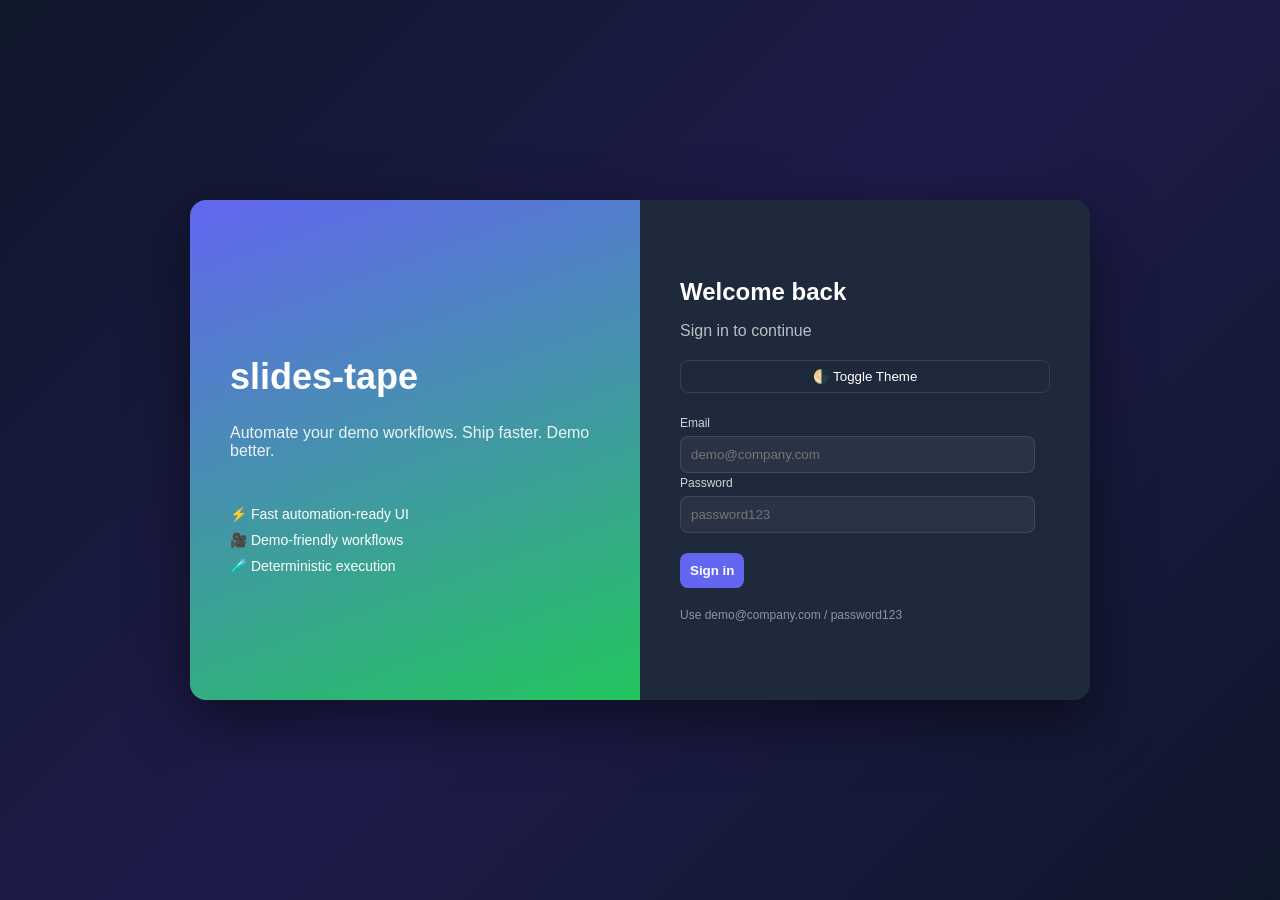
<file: demos/web-demo/index.html>
<!DOCTYPE html>
<html>
<head>
  <title>Acme Inc - Login</title>
  <link rel="stylesheet" href="styles.css" />
</head>
<body class="auth-page">

  <div class="auth-layout">

    <!-- Left Branding Panel -->
    <section class="auth-brand">
      <h1>slides-tape</h1>
      <p>Automate your demo workflows. Ship faster. Demo better.</p>

      <div class="auth-bullets">
        <div>⚡ Fast automation-ready UI</div>
        <div>🎥 Demo-friendly workflows</div>
        <div>🧪 Deterministic execution</div>
      </div>
    </section>

    <!-- Right Login Panel -->
    <section class="auth-card">

      <h2>Welcome back</h2>
      <p class="muted">Sign in to continue</p>

      <button id="theme-toggle" class="ghost">🌗 Toggle Theme</button>

      <div id="spinner" class="spinner hidden"></div>

      <form id="login-form">
        <label>Email</label>
        <input id="email" placeholder="demo@company.com" />

        <label>Password</label>
        <input id="password" type="password" placeholder="password123" />

        <button id="login-button" type="submit">
          Sign in
        </button>
      </form>

      <p id="error" class="error hidden">
        Invalid credentials
      </p>

      <div class="hint">
        Use demo@company.com / password123
      </div>

    </section>

  </div>

  <script src="app.js"></script>
</body>
</html>
</file>
<file: demos/web-demo/styles.css>
:root {
  --bg: #0f172a;
  --text: #ffffff;
  --primary: #6366f1;
  --accent: #22c55e;
  --card: #1e293b;
  --border-color: rgba(255,255,255,0.1);
}

.light {
  --bg: #f8fafc;
  --text: #0f172a;
  --card: #ffffff;
  --border-color: rgb(99, 102, 241, 0.1);
}

body {
  margin: 0;
  font-family: Arial, sans-serif;
  background: var(--bg);
  color: var(--text);
}

.container {
  width: 300px;
  margin: 100px auto;
}

.app {
  display: flex;
  height: 100vh;
}

.sidebar {
  width: 220px;
  background: #111827;
  color: white;
  padding: 20px;
  display: flex;
  flex-direction: column;
  gap: 10px;
}

.sidebar a {
  color: white;
  text-decoration: none;
}

.sidebar li {
  padding: 10px;
  opacity: 0.7;
}

.sidebar li.active,
.sidebar li:hover {
  opacity: 1;
  background: rgba(255,255,255,0.1);
  border-radius: 6px;
}

.logout {
  margin-top: auto;
  background: #ef4444;
}

.main {
  flex: 1;
  padding: 20px;
}

.header {
  display: flex;
  justify-content: space-between;
  align-items: center;
}

.card {
  background: var(--card);
  padding: 16px;
  border-radius: 12px;
  margin-top: 20px;

  #item-form {
    display: flex;
    flex-direction: column;
    gap: 10px;

    input {
      width: 90%;
    }

    button {
      width: 80px;
    }
  }
}

.stats {
  display: flex;
  gap: 20px;
}

button {
  background: var(--primary);
  color: white;
  border: none;
  padding: 8px;
  border-radius: 8px;
  cursor: pointer;
}

.spinner {
  border: 4px solid rgba(255,255,255,0.2);
  border-top: 4px solid var(--accent);
  border-radius: 50%;
  width: 30px;
  height: 30px;
  animation: spin 1s linear infinite;
  margin: 10px auto;
}

.hidden { display: none; }

@keyframes spin {
  to { transform: rotate(360deg); }
}

.toast {
  position: fixed;
  bottom: 20px;
  right: 20px;
  background: var(--accent);
  color: white;
  padding: 10px;
  border-radius: 8px;
  opacity: 0;
  transition: all 0.3s;
}

.toast.show { opacity: 1; }


/* =========================
   AUTH PAGE (NEW UPGRADE)
========================= */

.auth-page {
  margin: 0;
  height: 100vh;
  background: linear-gradient(135deg, #0f172a, #1e1b4b, #0f172a);
  display: flex;
  align-items: center;
  justify-content: center;
}

.auth-layout {
  display: flex;
  width: 900px;
  height: 500px;
  border-radius: 16px;
  overflow: hidden;
  box-shadow: 0 20px 60px rgba(0,0,0,0.5);
}

/* LEFT SIDE */
.auth-brand {
  flex: 1;
  background: linear-gradient(160deg, #6366f1, #22c55e);
  color: white;
  padding: 40px;
  display: flex;
  flex-direction: column;
  justify-content: center;
}

.auth-brand h1 {
  font-size: 36px;
  margin-bottom: 10px;
}

.auth-brand p {
  opacity: 0.9;
}

.auth-bullets {
  margin-top: 30px;
  display: flex;
  flex-direction: column;
  gap: 10px;
  font-size: 14px;
}

/* RIGHT SIDE */
.auth-card {
  flex: 1;
  background: var(--card);
  padding: 40px;
  display: flex;
  flex-direction: column;
  justify-content: center;
}

.auth-card h2 {
  margin: 0;
}

.muted {
  opacity: 0.7;
  margin-bottom: 20px;
}

label {
  font-size: 12px;
  margin-top: 10px;
  opacity: 0.8;
}

input {
  width: 90%;
  padding: 10px;
  margin-top: 5px;
  border-radius: 8px;
  border: 1px solid var(--border-color);
  background: rgba(255,255,255,0.05);
  color: var(--text);
}

button#login-button {
  margin-top: 20px;
  background: var(--primary);
  padding: 10px;
  font-weight: bold;
}

.ghost {
  background: transparent;
  border: 1px solid var(--border-color);
  color: var(--text);
  margin-bottom: 20px;
}

.error {
  color: #ef4444;
  margin-top: 10px;
}

.hint {
  margin-top: 20px;
  font-size: 12px;
  opacity: 0.5;
}
</file>
